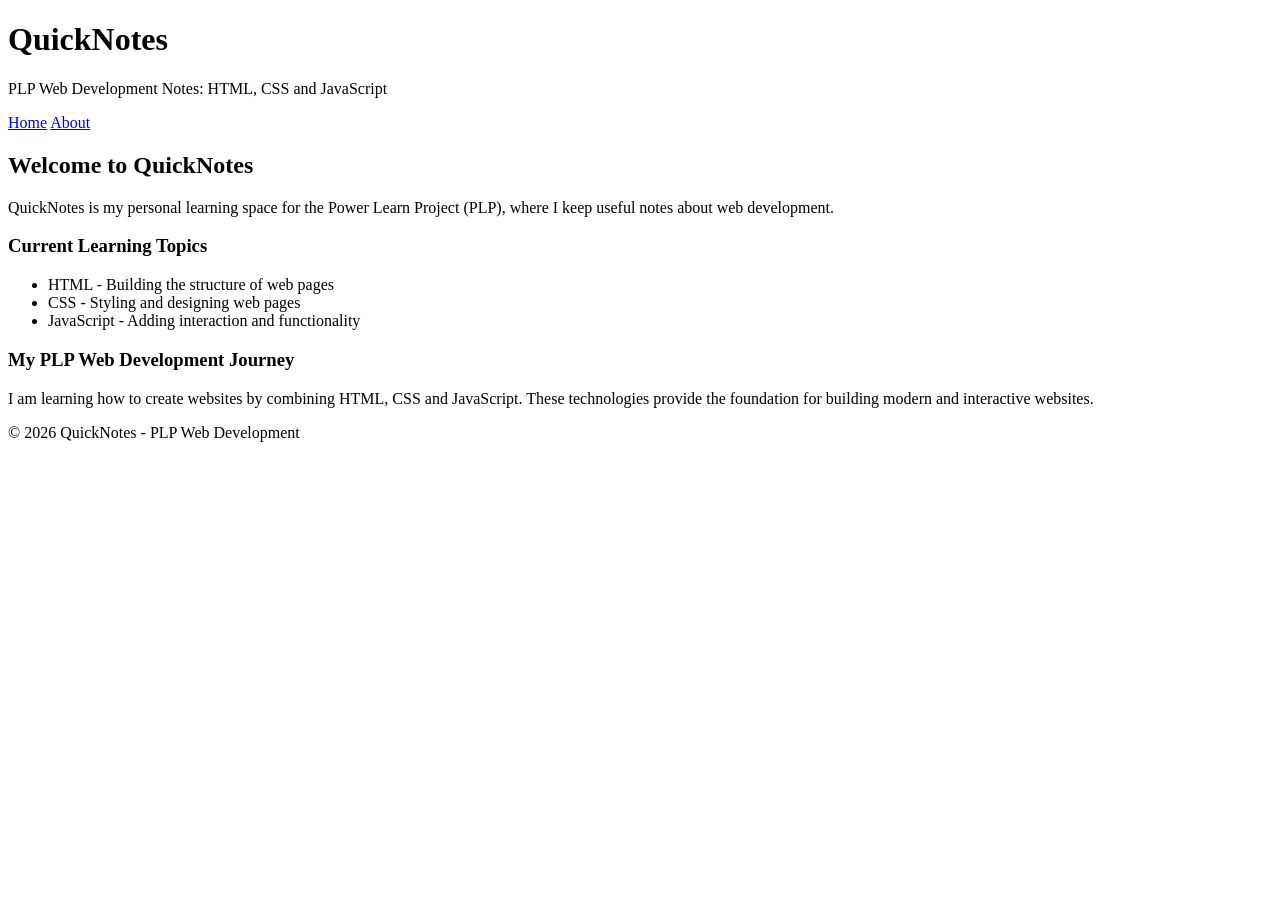
<file: day1/index.html>
<!DOCTYPE html>
<html lang="en">
<head>
    <meta charset="UTF-8">
    <meta name="viewport" content="width=device-width, initial-scale=1.0">
    <title>QuickNotes - PLP Web Development</title>
</head>
<body>

    <header>
        <h1>QuickNotes</h1>
        <p>PLP Web Development Notes: HTML, CSS and JavaScript</p>

        <nav>
            <a href="index.html">Home</a>
            <a href="about.html">About</a>
        </nav>
    </header>

    <main>
        <h2>Welcome to QuickNotes</h2>

        <p>
            QuickNotes is my personal learning space for the Power Learn Project (PLP),
            where I keep useful notes about web development.
        </p>

        <section>
            <h3>Current Learning Topics</h3>

            <ul>
                <li>HTML - Building the structure of web pages</li>
                <li>CSS - Styling and designing web pages</li>
                <li>JavaScript - Adding interaction and functionality</li>
            </ul>
        </section>

        <section>
            <h3>My PLP Web Development Journey</h3>

            <p>
                I am learning how to create websites by combining HTML, CSS and JavaScript.
                These technologies provide the foundation for building modern and interactive websites.
            </p>
        </section>
    </main>

    <footer>
        <p>&copy; 2026 QuickNotes - PLP Web Development</p>
    </footer>

</body>
</html>
</file>
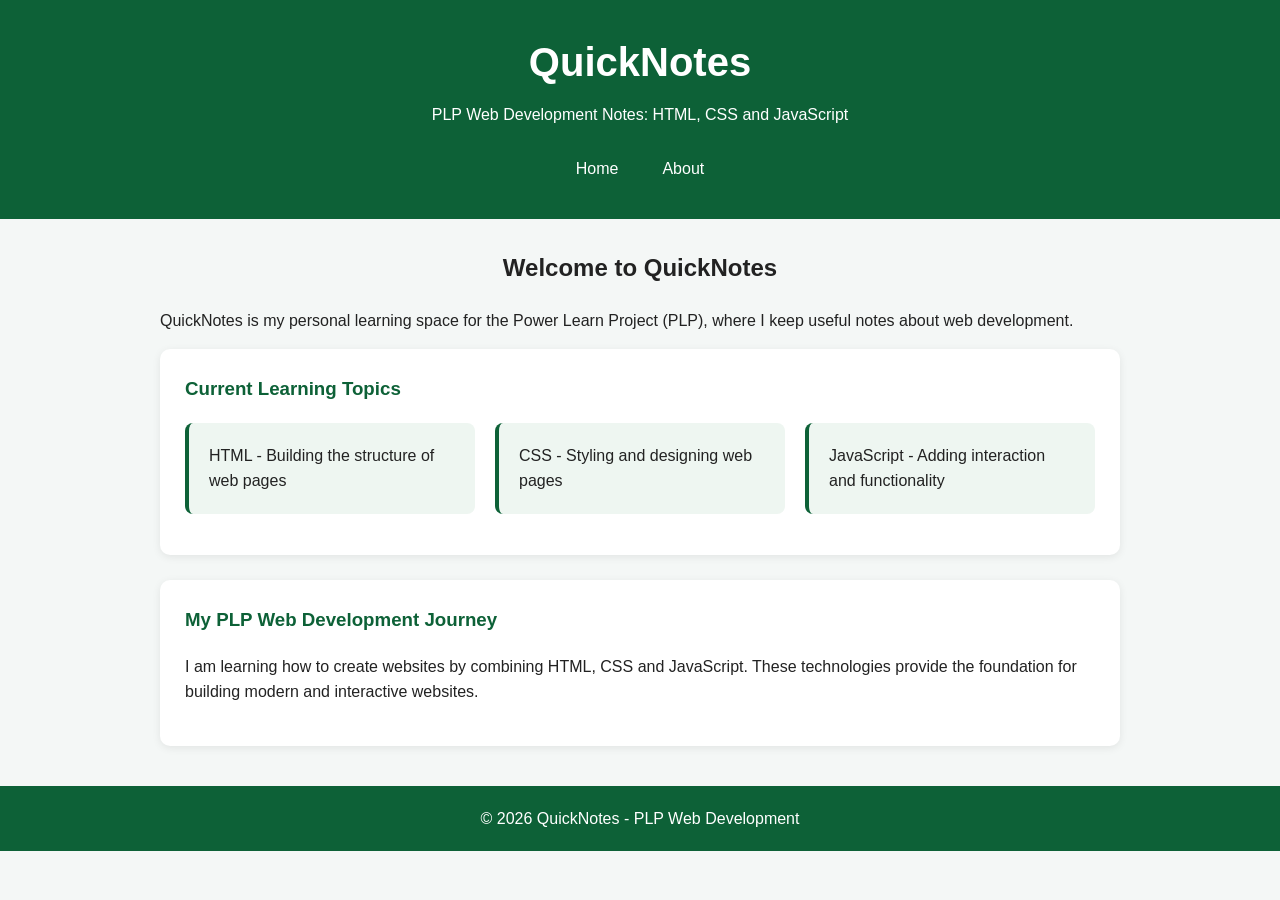
<file: day2/index.html>
<!DOCTYPE html>
<html lang="en">
<head>
    <meta charset="UTF-8">
    <meta name="viewport" content="width=device-width, initial-scale=1.0">
    <title>QuickNotes - PLP Web Development</title>
    <link rel="stylesheet" href="style.css">
</head>
<body>

    <header>
        <h1>QuickNotes</h1>
        <p>PLP Web Development Notes: HTML, CSS and JavaScript</p>

        <nav>
            <a href="index.html">Home</a>
            <a href="about.html">About</a>
        </nav>
    </header>

    <main>
        <h2>Welcome to QuickNotes</h2>

        <p>
            QuickNotes is my personal learning space for the Power Learn Project (PLP),
            where I keep useful notes about web development.
        </p>

        <section>
            <h3>Current Learning Topics</h3>

            <ul class="features">
                <li>HTML - Building the structure of web pages</li>
                <li>CSS - Styling and designing web pages</li>
                <li>JavaScript - Adding interaction and functionality</li>
            </ul>
        </section>

        <section>
            <h3>My PLP Web Development Journey</h3>

            <p>
                I am learning how to create websites by combining HTML, CSS and JavaScript.
                These technologies provide the foundation for building modern and interactive websites.
            </p>
        </section>
    </main>

    <footer>
        <p>&copy; 2026 QuickNotes - PLP Web Development</p>
    </footer>

</body>
</html>
</file>
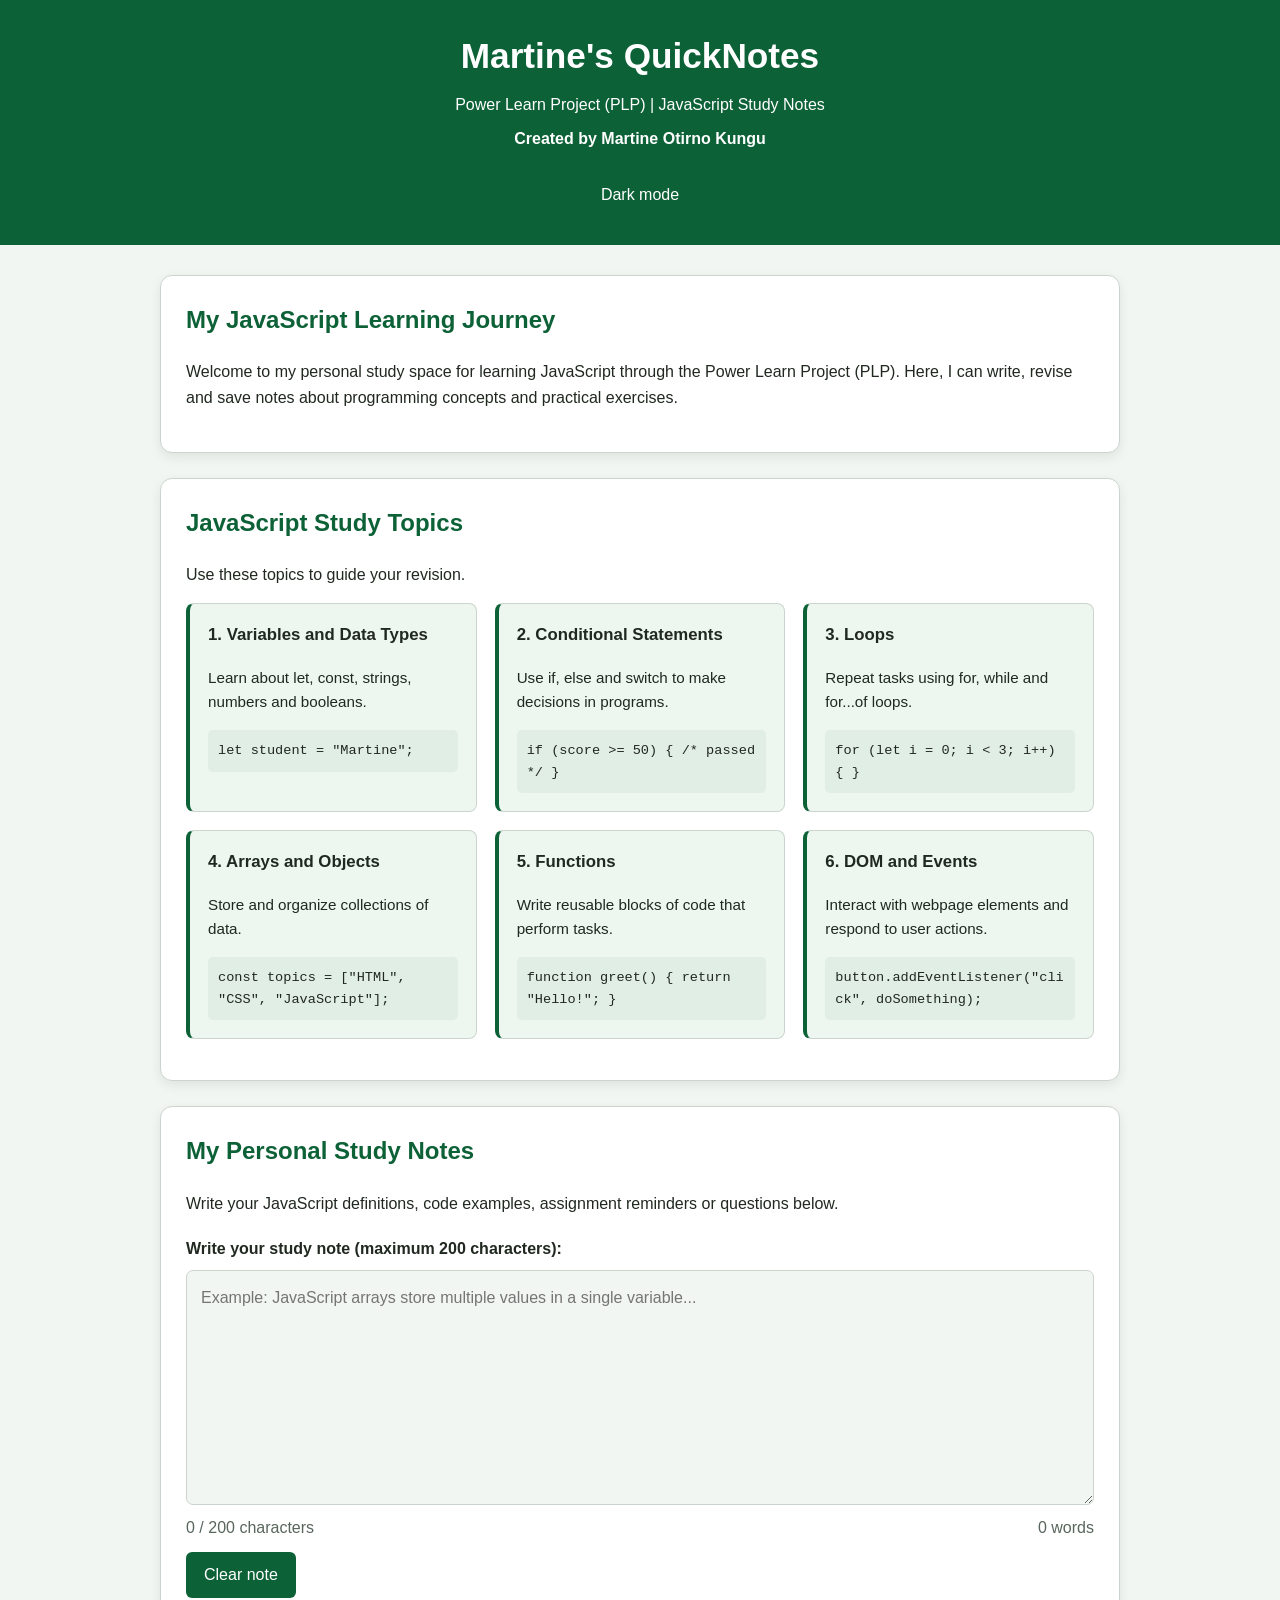
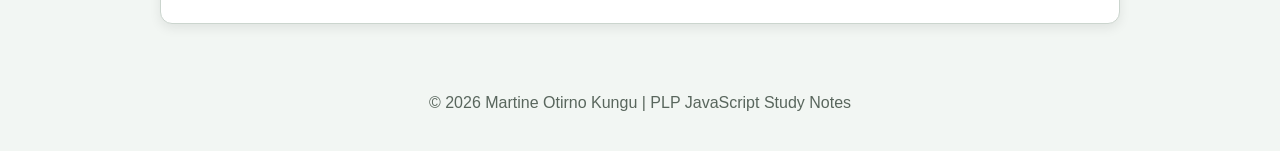
<file: day4/index.html>
<!DOCTYPE html>
<html lang="en">
<head>
    <meta charset="UTF-8">
    <meta name="viewport" content="width=device-width, initial-scale=1.0">
    <title>Martine's JavaScript Study Notes</title>
    <link rel="stylesheet" href="style.css">
    <script src="script.js" defer></script>
</head>
<body>
    <header>
        <h1>Martine's QuickNotes</h1>
        <p>Power Learn Project (PLP) | JavaScript Study Notes</p>
        <p class="student-name">Created by Martine Otirno Kungu</p>
        <button id="theme-toggle" type="button">Dark mode</button>
    </header>

    <main>
        <section class="intro-card">
            <h2>My JavaScript Learning Journey</h2>
            <p>
                Welcome to my personal study space for learning JavaScript
                through the Power Learn Project (PLP). Here, I can write,
                revise and save notes about programming concepts and practical
                exercises.
            </p>
        </section>

        <section class="study-card">
            <h2>JavaScript Study Topics</h2>
            <p>Use these topics to guide your revision.</p>

            <ul class="study-topics">
                <li>
                    <h3>1. Variables and Data Types</h3>
                    <p>Learn about let, const, strings, numbers and booleans.</p>
                    <code>let student = "Martine";</code>
                </li>

                <li>
                    <h3>2. Conditional Statements</h3>
                    <p>Use if, else and switch to make decisions in programs.</p>
                    <code>if (score >= 50) { /* passed */ }</code>
                </li>

                <li>
                    <h3>3. Loops</h3>
                    <p>Repeat tasks using for, while and for...of loops.</p>
                    <code>for (let i = 0; i < 3; i++) { }</code>
                </li>

                <li>
                    <h3>4. Arrays and Objects</h3>
                    <p>Store and organize collections of data.</p>
                    <code>const topics = ["HTML", "CSS", "JavaScript"];</code>
                </li>

                <li>
                    <h3>5. Functions</h3>
                    <p>Write reusable blocks of code that perform tasks.</p>
                    <code>function greet() { return "Hello!"; }</code>
                </li>

                <li>
                    <h3>6. DOM and Events</h3>
                    <p>Interact with webpage elements and respond to user actions.</p>
                    <code>button.addEventListener("click", doSomething);</code>
                </li>
            </ul>
        </section>

        <section class="note-card">
            <h2>My Personal Study Notes</h2>
            <p>
                Write your JavaScript definitions, code examples,
                assignment reminders or questions below.
            </p>

            <label for="note-text">Write your study note (maximum 200 characters):</label>
            <textarea
                id="note-text"
                rows="8"
                maxlength="200"
                placeholder="Example: JavaScript arrays store multiple values in a single variable..."
            ></textarea>

            <div class="counters" aria-live="polite">
                <p id="char-count">0 / 200 characters</p>
                <p id="word-count">0 words</p>
            </div>

            <button id="clear-btn" type="button">Clear note</button>
        </section>
    </main>

    <footer>
        <p>&copy; 2026 Martine Otirno Kungu | PLP JavaScript Study Notes</p>
    </footer>
</body>
</html>
</file>
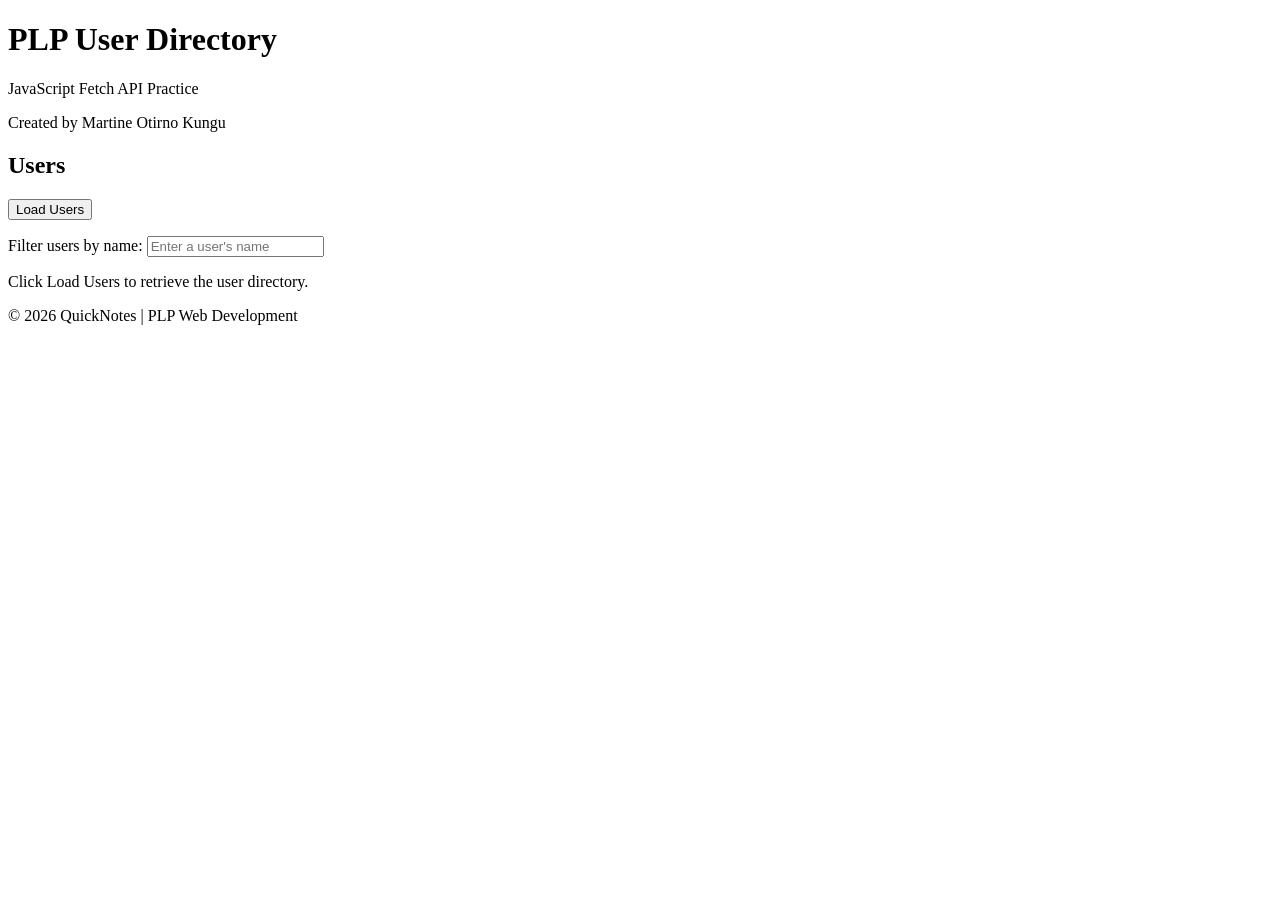
<file: day5/index.html>
<!DOCTYPE html>
<html lang="en">
<head>
    <meta charset="UTF-8">
    <meta name="viewport" content="width=device-width, initial-scale=1.0">
    <title>PLP User Directory - Martine Otirno Kungu</title>
    <script src="users.js" defer></script>
</head>
<body>
    <header>
        <h1>PLP User Directory</h1>
        <p>JavaScript Fetch API Practice</p>
        <p>Created by Martine Otirno Kungu</p>
    </header>

    <main>
        <section>
            <h2>Users</h2>

            <button id="load-users" type="button">Load Users</button>

            <p>
                <label for="filter-input">Filter users by name:</label>
                <input
                    type="text"
                    id="filter-input"
                    placeholder="Enter a user's name"
                >
            </p>

            <p id="status" role="status" aria-live="polite">
                Click Load Users to retrieve the user directory.
            </p>

            <ul id="users-list"></ul>
        </section>
    </main>

    <footer>
        <p>&copy; 2026 QuickNotes | PLP Web Development</p>
    </footer>
</body>
</html>
</file>
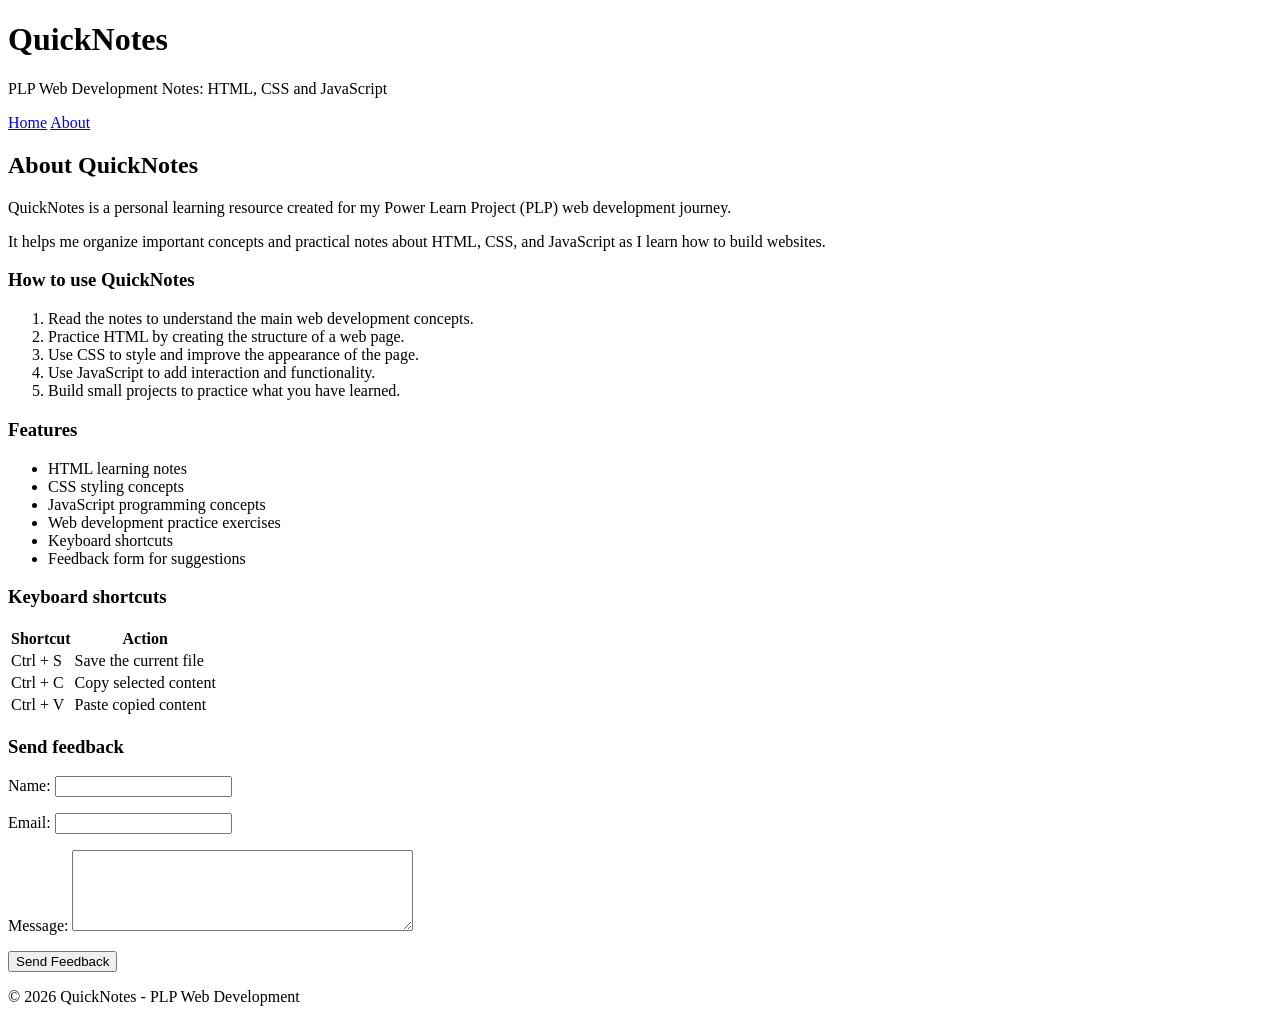
<file: day1/about.html>
<!DOCTYPE html>
<html lang="en">
<head>
    <meta charset="UTF-8">
    <meta name="viewport" content="width=device-width, initial-scale=1.0">
    <title>About QuickNotes - PLP Web Development</title>
</head>
<body>

    <header>
        <h1>QuickNotes</h1>
        <p>PLP Web Development Notes: HTML, CSS and JavaScript</p>

        <nav>
            <a href="index.html">Home</a>
            <a href="about.html">About</a>
        </nav>
    </header>

    <main>
        <h2>About QuickNotes</h2>

        <p>
            QuickNotes is a personal learning resource created for my Power Learn Project
            (PLP) web development journey.
        </p>

        <p>
            It helps me organize important concepts and practical notes about HTML, CSS,
            and JavaScript as I learn how to build websites.
        </p>

        <section>
            <h3>How to use QuickNotes</h3>

            <ol>
                <li>Read the notes to understand the main web development concepts.</li>
                <li>Practice HTML by creating the structure of a web page.</li>
                <li>Use CSS to style and improve the appearance of the page.</li>
                <li>Use JavaScript to add interaction and functionality.</li>
                <li>Build small projects to practice what you have learned.</li>
            </ol>
        </section>

        <section>
            <h3>Features</h3>

            <ul>
                <li>HTML learning notes</li>
                <li>CSS styling concepts</li>
                <li>JavaScript programming concepts</li>
                <li>Web development practice exercises</li>
                <li>Keyboard shortcuts</li>
                <li>Feedback form for suggestions</li>
            </ul>
        </section>

        <section>
            <h3>Keyboard shortcuts</h3>

            <table>
                <thead>
                    <tr>
                        <th>Shortcut</th>
                        <th>Action</th>
                    </tr>
                </thead>

                <tbody>
                    <tr>
                        <td>Ctrl + S</td>
                        <td>Save the current file</td>
                    </tr>

                    <tr>
                        <td>Ctrl + C</td>
                        <td>Copy selected content</td>
                    </tr>

                    <tr>
                        <td>Ctrl + V</td>
                        <td>Paste copied content</td>
                    </tr>
                </tbody>
            </table>
        </section>

        <section>
            <h3>Send feedback</h3>

            <form action="#" method="post">

                <p>
                    <label for="name">Name:</label>
                    <input
                        type="text"
                        id="name"
                        name="name"
                        required
                    >
                </p>

                <p>
                    <label for="email">Email:</label>
                    <input
                        type="email"
                        id="email"
                        name="email"
                        required
                    >
                </p>

                <p>
                    <label for="message">Message:</label>
                    <textarea
                        id="message"
                        name="message"
                        rows="5"
                        cols="40"
                        required
                    ></textarea>
                </p>

                <p>
                    <button type="submit">Send Feedback</button>
                </p>

            </form>
        </section>
    </main>

    <footer>
        <p>&copy; 2026 QuickNotes - PLP Web Development</p>
    </footer>

</body>
</html>
</file>
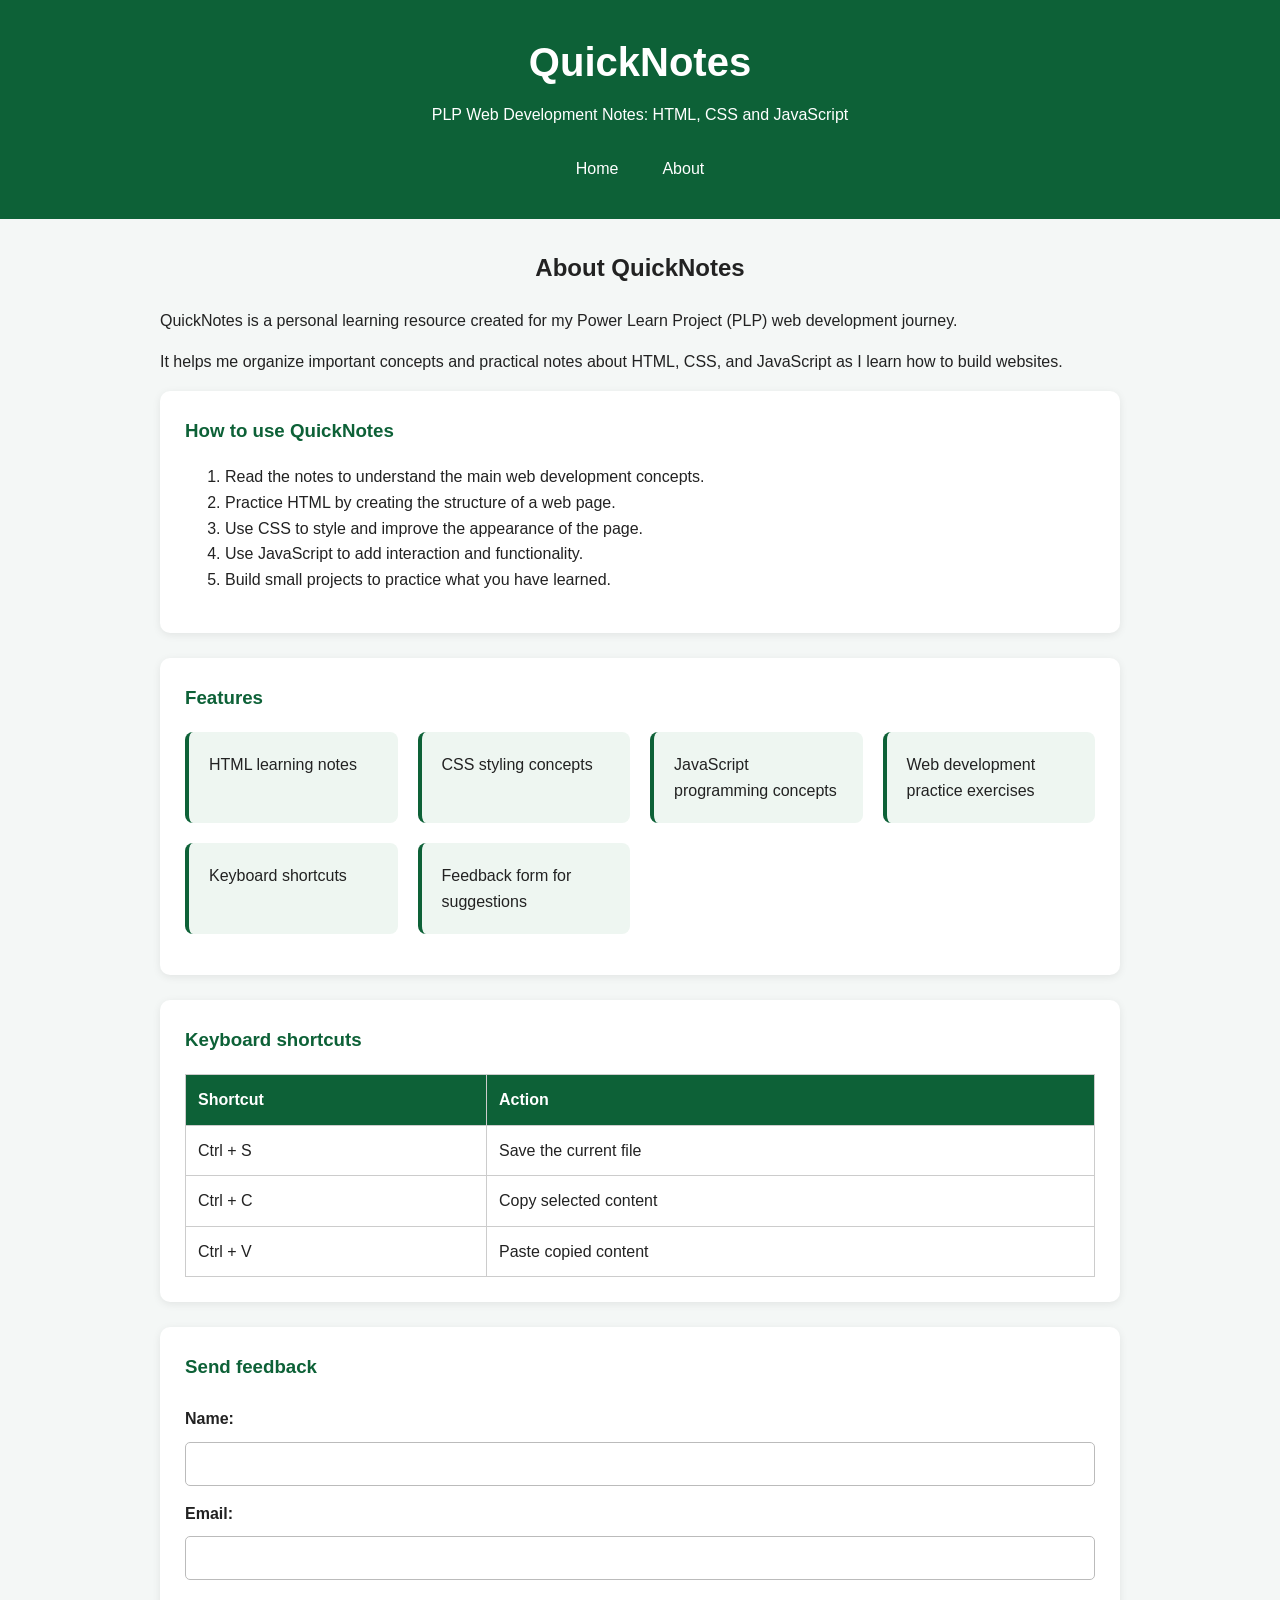
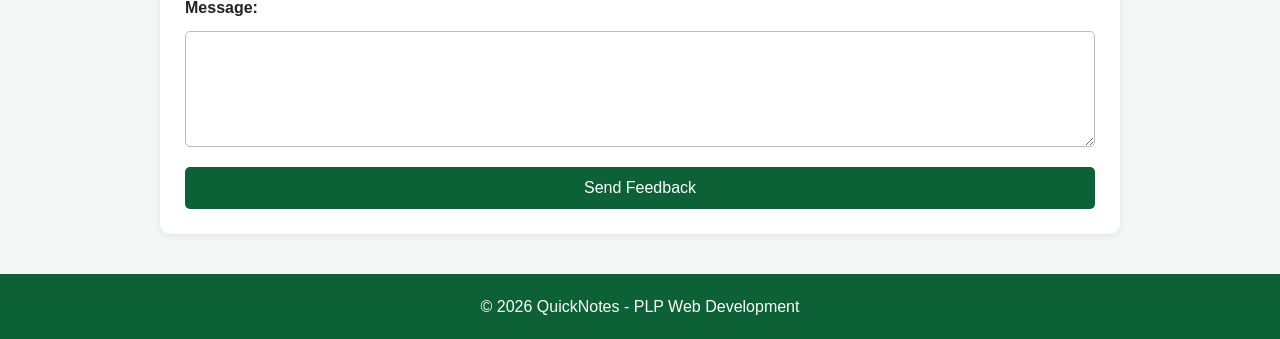
<file: day2/about.html>
<!DOCTYPE html>
<html lang="en">
<head>
    <meta charset="UTF-8">
    <meta name="viewport" content="width=device-width, initial-scale=1.0">
    <title>About QuickNotes - PLP Web Development</title>
    <link rel="stylesheet" href="style.css">
</head>
<body>

    <header>
        <h1>QuickNotes</h1>
        <p>PLP Web Development Notes: HTML, CSS and JavaScript</p>

        <nav>
            <a href="index.html">Home</a>
            <a href="about.html">About</a>
        </nav>
    </header>

    <main>
        <h2>About QuickNotes</h2>

        <p>
            QuickNotes is a personal learning resource created for my Power Learn Project
            (PLP) web development journey.
        </p>

        <p>
            It helps me organize important concepts and practical notes about HTML, CSS,
            and JavaScript as I learn how to build websites.
        </p>

        <section>
            <h3>How to use QuickNotes</h3>

            <ol>
                <li>Read the notes to understand the main web development concepts.</li>
                <li>Practice HTML by creating the structure of a web page.</li>
                <li>Use CSS to style and improve the appearance of the page.</li>
                <li>Use JavaScript to add interaction and functionality.</li>
                <li>Build small projects to practice what you have learned.</li>
            </ol>
        </section>

        <section>
            <h3>Features</h3>

            <ul class="features">
                <li>HTML learning notes</li>
                <li>CSS styling concepts</li>
                <li>JavaScript programming concepts</li>
                <li>Web development practice exercises</li>
                <li>Keyboard shortcuts</li>
                <li>Feedback form for suggestions</li>
            </ul>
        </section>

        <section>
            <h3>Keyboard shortcuts</h3>

            <table>
                <thead>
                    <tr>
                        <th>Shortcut</th>
                        <th>Action</th>
                    </tr>
                </thead>

                <tbody>
                    <tr>
                        <td>Ctrl + S</td>
                        <td>Save the current file</td>
                    </tr>

                    <tr>
                        <td>Ctrl + C</td>
                        <td>Copy selected content</td>
                    </tr>

                    <tr>
                        <td>Ctrl + V</td>
                        <td>Paste copied content</td>
                    </tr>
                </tbody>
            </table>
        </section>

        <section>
            <h3>Send feedback</h3>

            <form action="#" method="post">

                <label for="name">Name:</label>
                <input
                    type="text"
                    id="name"
                    name="name"
                    required
                >

                <label for="email">Email:</label>
                <input
                    type="email"
                    id="email"
                    name="email"
                    required
                >

                <label for="message">Message:</label>
                <textarea
                    id="message"
                    name="message"
                    rows="5"
                    required
                ></textarea>

                <button type="submit">Send Feedback</button>

            </form>
        </section>
    </main>

    <footer>
        <p>&copy; 2026 QuickNotes - PLP Web Development</p>
    </footer>

</body>
</html>
</file>
<file: day2/style.css>
/* =========================================
   RESET
   ========================================= */

* {
    box-sizing: border-box;
}


/* =========================================
   BASE STYLES
   ========================================= */

body {
    margin: 0;
    font-family: Arial, Helvetica, sans-serif;
    line-height: 1.6;
    background-color: #f4f7f6;
    color: #222;
}


/* =========================================
   HEADER
   ========================================= */

header {
    background-color: #0d6137;
    color: white;
    text-align: center;
    padding: 30px 20px;
}

header h1 {
    margin: 0;
    font-size: 2.5rem;
}

header p {
    margin: 8px 0 20px;
}


/* =========================================
   NAVIGATION
   ========================================= */

nav {
    display: flex;
    justify-content: center;
    align-items: center;
    gap: 16px;
}

nav a {
    color: white;
    text-decoration: none;
    padding: 8px 14px;
    border-radius: 5px;
    transition: background-color 0.3s ease, color 0.3s ease;
}

nav a:hover {
    background-color: white;
    color: #0d6137;
}


/* =========================================
   MAIN CONTENT
   ========================================= */

main {
    max-width: 1000px;
    margin: 30px auto;
    padding: 0 20px;
}

main h2 {
    text-align: center;
    margin-bottom: 20px;
}

section {
    background-color: white;
    padding: 25px;
    margin-bottom: 25px;
    border-radius: 10px;
    box-shadow: 0 2px 8px rgba(0, 0, 0, 0.08);
}

section h3 {
    color: #0d6137;
    margin-top: 0;
}


/* =========================================
   FEATURES GRID
   ========================================= */

.features {
    display: grid;
    grid-template-columns: repeat(auto-fit, minmax(180px, 1fr));
    gap: 20px;
    padding: 0;
    list-style: none;
}

.features li {
    background-color: #eef6f1;
    padding: 20px;
    border-radius: 8px;
    border-left: 4px solid #0d6137;
}


/* =========================================
   TABLE
   ========================================= */

table {
    width: 100%;
    border-collapse: collapse;
    margin-top: 15px;
}

th,
td {
    border: 1px solid #ccc;
    padding: 12px;
    text-align: left;
}

th {
    background-color: #0d6137;
    color: white;
}


/* =========================================
   FEEDBACK FORM
   ========================================= */

form {
    display: flex;
    flex-direction: column;
    gap: 10px;
}

form label {
    font-weight: bold;
    margin-top: 5px;
}

form input,
form textarea {
    width: 100%;
    padding: 12px;
    border: 1px solid #bbb;
    border-radius: 5px;
    font-family: inherit;
    font-size: 1rem;
}

form textarea {
    resize: vertical;
}

form input:focus,
form textarea:focus {
    outline: 2px solid #0d6137;
    border-color: #0d6137;
}


/* =========================================
   BUTTON
   ========================================= */

button {
    background-color: #0d6137;
    color: white;
    border: none;
    padding: 12px 20px;
    border-radius: 5px;
    cursor: pointer;
    font-size: 1rem;
    margin-top: 10px;
    transition: background-color 0.3s ease, transform 0.2s ease;
}

button:hover {
    background-color: #084a2a;
    transform: translateY(-2px);
}


/* =========================================
   FOOTER
   ========================================= */

footer {
    background-color: #0d6137;
    color: white;
    text-align: center;
    padding: 20px;
    margin-top: 40px;
}

footer p {
    margin: 0;
}


/* =========================================
   RESPONSIVE DESIGN
   ========================================= */

@media (max-width: 600px) {

    header {
        padding: 20px 12px;
    }

    header h1 {
        font-size: 1.8rem;
    }

    header p {
        font-size: 0.9rem;
    }

    main {
        margin: 20px auto;
        padding: 0 12px;
    }

    section {
        padding: 18px;
    }

    nav {
        gap: 16px;
    }

    table {
        font-size: 0.9rem;
    }

    th,
    td {
        padding: 8px;
    }
}
</file>
<file: day4/style.css>
:root {
    --background: #f2f6f3;
    --surface: #ffffff;
    --text: #202820;
    --muted: #59665d;
    --primary: #0d6137;
    --primary-hover: #084a2a;
    --border: #cbd5ce;
    --topic-background: #eef6f0;
    --code-background: #e1eee5;
    --warning: #c56a00;
    --over: #d62828;
    --shadow: rgba(0, 0, 0, 0.08);
}

body.dark {
    --background: #121a16;
    --surface: #1e2923;
    --text: #edf5ef;
    --muted: #bdcbbf;
    --primary: #36a269;
    --primary-hover: #267e4f;
    --border: #46564b;
    --topic-background: #26392d;
    --code-background: #17251c;
    --warning: #ffb454;
    --over: #ff6b6b;
    --shadow: rgba(0, 0, 0, 0.25);
}

* {
    box-sizing: border-box;
}

body {
    margin: 0;
    font-family: Arial, Helvetica, sans-serif;
    line-height: 1.6;
    background: var(--background);
    color: var(--text);
    transition: background-color 0.3s ease, color 0.3s ease;
}

header {
    background: var(--primary);
    color: white;
    text-align: center;
    padding: 28px 16px;
}

header h1 {
    margin: 0;
    font-size: 2.2rem;
}

header p {
    margin: 8px 0;
}

.student-name {
    font-weight: bold;
}

main {
    max-width: 1000px;
    margin: 30px auto;
    padding: 0 20px;
}

section {
    margin-bottom: 25px;
    padding: 25px;
    background: var(--surface);
    border: 1px solid var(--border);
    border-radius: 12px;
    box-shadow: 0 4px 12px var(--shadow);
}

section h2 {
    margin-top: 0;
    color: var(--primary);
}

.study-topics {
    display: grid;
    grid-template-columns: repeat(auto-fit, minmax(220px, 1fr));
    gap: 18px;
    list-style: none;
    padding: 0;
}

.study-topics li {
    padding: 18px;
    border: 1px solid var(--border);
    border-left: 4px solid var(--primary);
    border-radius: 8px;
    background: var(--topic-background);
}

.study-topics h3 {
    margin-top: 0;
    font-size: 1.05rem;
}

.study-topics p {
    font-size: 0.95rem;
}

code {
    display: block;
    padding: 10px;
    overflow-wrap: anywhere;
    background: var(--code-background);
    border-radius: 5px;
    font-size: 0.85rem;
    color: var(--text);
}

label {
    display: block;
    margin: 20px 0 8px;
    font-weight: bold;
}

textarea {
    display: block;
    width: 100%;
    min-height: 180px;
    padding: 14px;
    border: 1px solid var(--border);
    border-radius: 7px;
    background: var(--background);
    color: var(--text);
    font: inherit;
    resize: vertical;
}

textarea:focus {
    outline: 2px solid var(--primary);
    outline-offset: 2px;
}

.counters {
    display: flex;
    flex-wrap: wrap;
    justify-content: space-between;
    gap: 8px;
    margin-top: 10px;
}

.counters p {
    margin: 0;
    color: var(--muted);
}

.warning {
    color: var(--warning) !important;
}

.over {
    color: var(--over) !important;
    font-weight: bold;
}

button {
    padding: 10px 18px;
    margin-top: 12px;
    border: none;
    border-radius: 6px;
    background: var(--primary);
    color: white;
    font: inherit;
    cursor: pointer;
    transition: background-color 0.25s ease, transform 0.2s ease;
}

button:hover {
    background: var(--primary-hover);
    transform: translateY(-1px);
}

button:focus-visible {
    outline: 2px solid var(--text);
    outline-offset: 3px;
}

footer {
    padding: 20px;
    text-align: center;
    color: var(--muted);
}

@media (max-width: 600px) {
    header {
        padding: 20px 12px;
    }

    header h1 {
        font-size: 1.7rem;
    }

    main {
        margin: 20px auto;
        padding: 0 12px;
    }

    section {
        padding: 18px;
    }

    .study-topics {
        grid-template-columns: 1fr;
    }

    .counters {
        flex-direction: column;
    }
}
</file>
